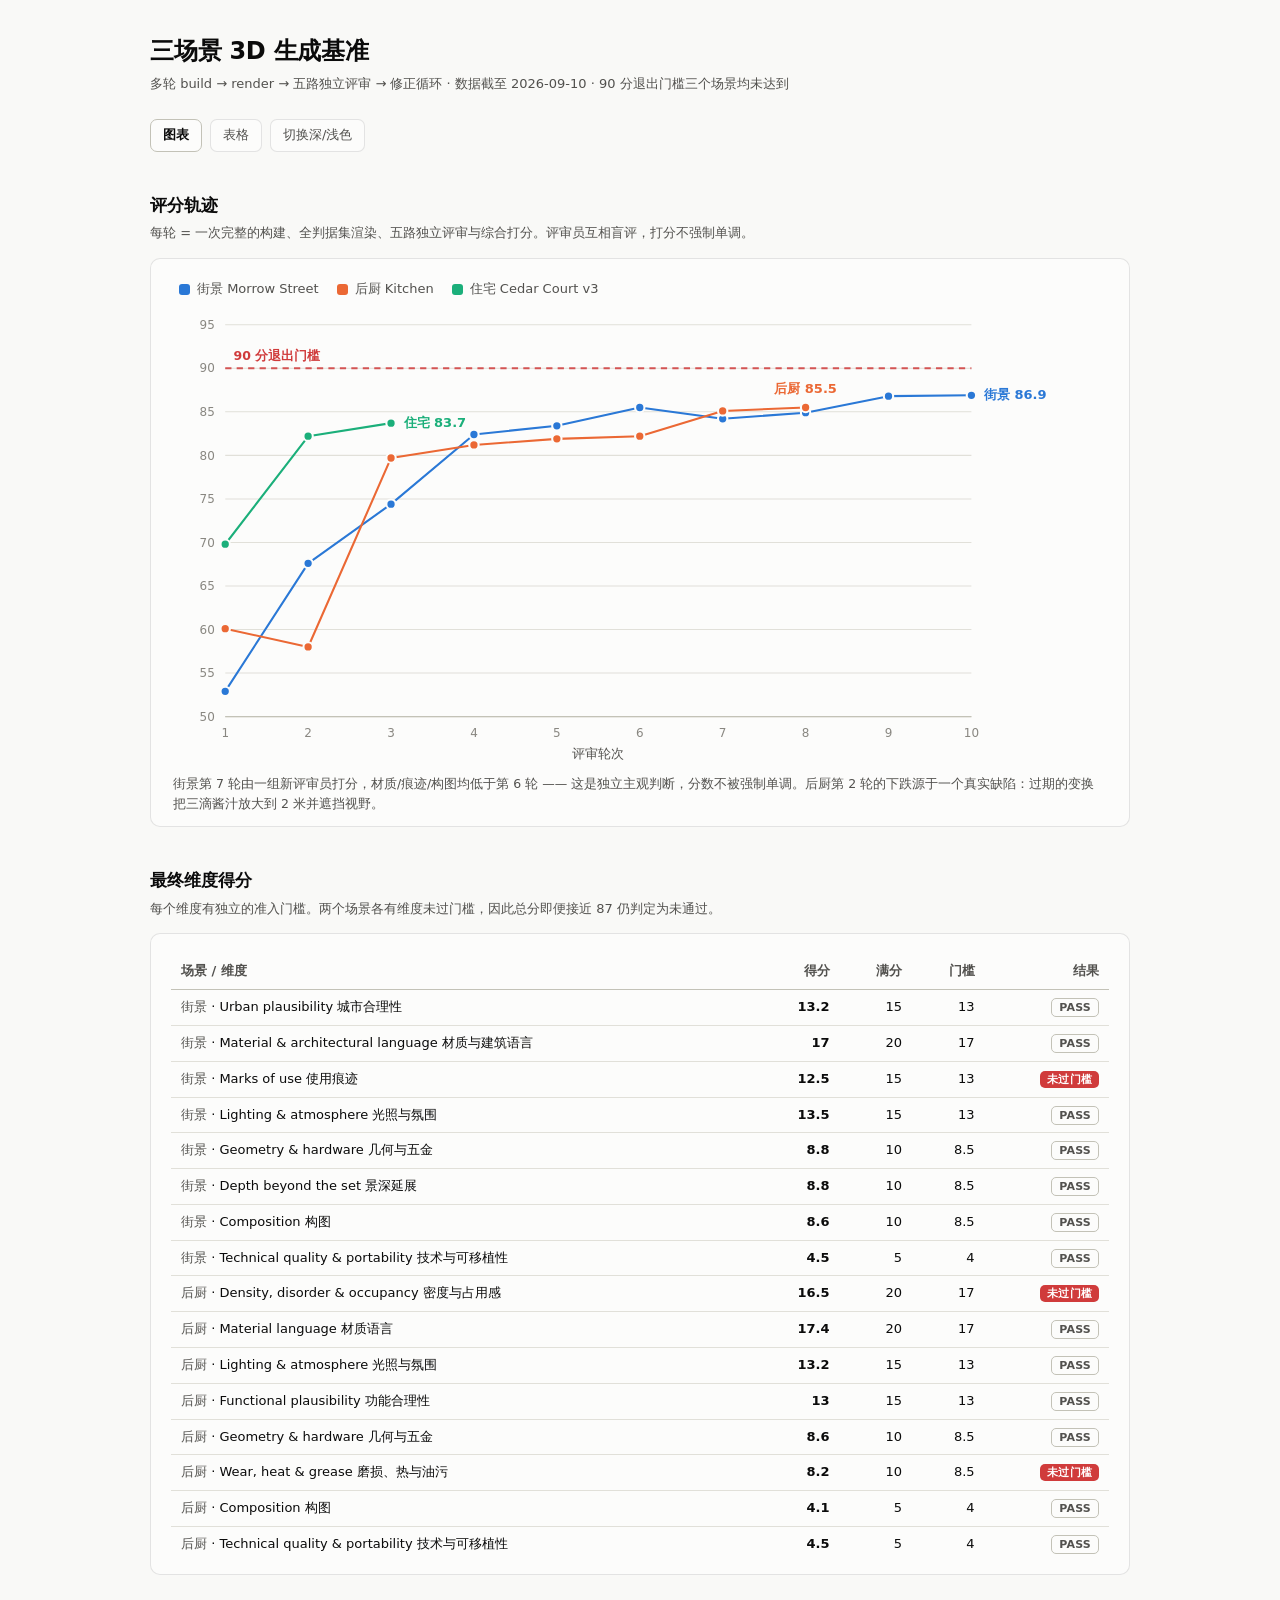
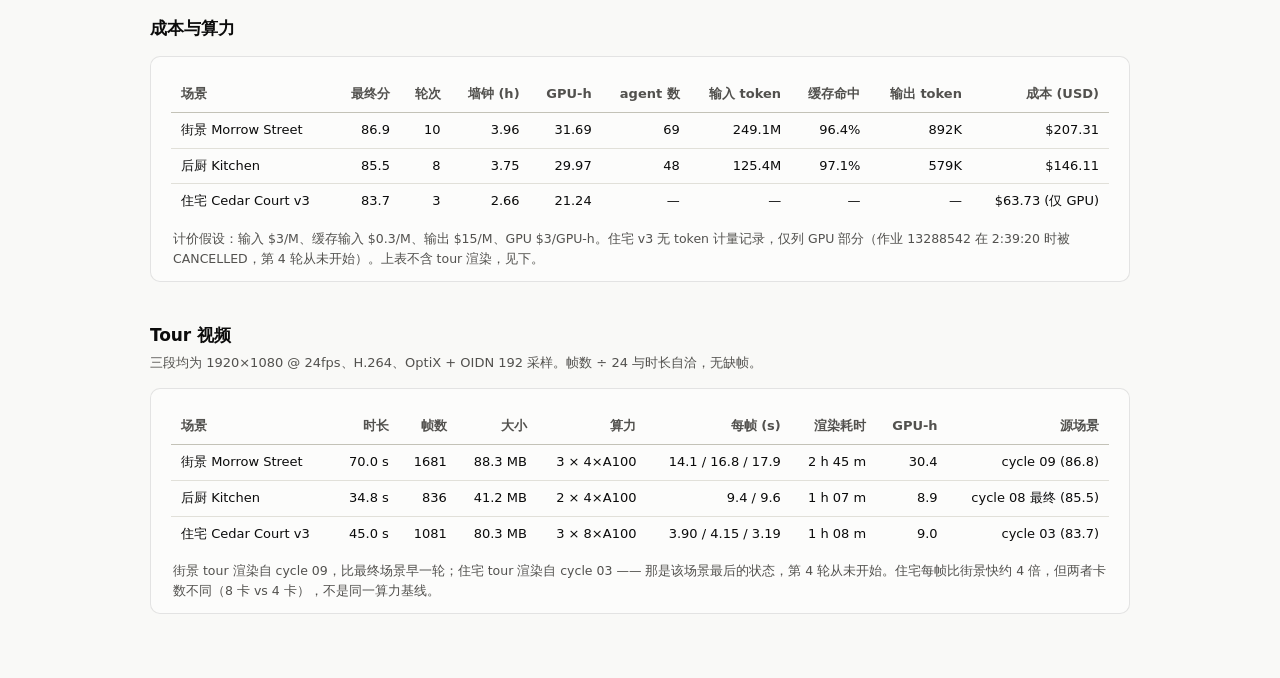
<file: details/text-scene-score-report.html>
<!DOCTYPE html>
<html lang="zh-CN">
<head>
<meta charset="utf-8">
<meta name="viewport" content="width=device-width, initial-scale=1">
<title>三场景 3D 生成基准 — 评分与迭代</title>
<style>
  .viz-root {
    color-scheme: light;
    --surface-1: #fcfcfb;
    --page: #f9f9f7;
    --text-primary: #0b0b0b;
    --text-secondary: #52514e;
    --muted: #898781;
    --grid: #e1e0d9;
    --axis: #c3c2b7;
    --border: rgba(11,11,11,0.10);
    --series-1: #2a78d6;
    --series-2: #eb6834;
    --series-3: #1baf7a;
    --critical: #d03b3b;
    --good: #0ca30c;
  }
  @media (prefers-color-scheme: dark) {
    :root:where(:not([data-theme="light"])) .viz-root {
      color-scheme: dark;
      --surface-1: #1a1a19;
      --page: #0d0d0d;
      --text-primary: #ffffff;
      --text-secondary: #c3c2b7;
      --muted: #898781;
      --grid: #2c2c2a;
      --axis: #383835;
      --border: rgba(255,255,255,0.10);
      --series-1: #3987e5;
      --series-2: #d95926;
      --series-3: #199e70;
    }
  }
  :root[data-theme="dark"] .viz-root {
    color-scheme: dark;
    --surface-1: #1a1a19;
    --page: #0d0d0d;
    --text-primary: #ffffff;
    --text-secondary: #c3c2b7;
    --muted: #898781;
    --grid: #2c2c2a;
    --axis: #383835;
    --border: rgba(255,255,255,0.10);
    --series-1: #3987e5;
    --series-2: #d95926;
    --series-3: #199e70;
  }
  * { box-sizing: border-box; }
  body { margin: 0; }
  .viz-root {
    background: var(--page);
    color: var(--text-primary);
    font: 14px/1.6 system-ui, -apple-system, "Segoe UI", "PingFang SC", "Microsoft YaHei", sans-serif;
    padding: 32px 24px 64px;
    min-height: 100vh;
  }
  .wrap { max-width: 980px; margin: 0 auto; }
  h1 { font-size: 24px; margin: 0 0 4px; letter-spacing: -0.01em; }
  h2 { font-size: 17px; margin: 40px 0 4px; letter-spacing: -0.005em; }
  .sub { color: var(--text-secondary); margin: 0 0 24px; font-size: 13px; }
  .card {
    background: var(--surface-1);
    border: 1px solid var(--border);
    border-radius: 10px;
    padding: 20px 20px 12px;
    margin-top: 14px;
  }
  .bar-row { display: flex; align-items: center; gap: 10px; }
  .toolbar { display: flex; gap: 8px; align-items: center; margin-bottom: 14px; flex-wrap: wrap; }
  button {
    font: inherit; font-size: 13px;
    color: var(--text-secondary);
    background: var(--surface-1);
    border: 1px solid var(--border);
    border-radius: 7px; padding: 5px 12px; cursor: pointer;
  }
  button[aria-pressed="true"] { color: var(--text-primary); border-color: var(--axis); font-weight: 600; }
  .legend { display: flex; gap: 18px; flex-wrap: wrap; margin: 0 0 6px 8px; }
  .legend span { display: inline-flex; align-items: center; gap: 7px; color: var(--text-secondary); font-size: 13px; }
  .swatch { width: 11px; height: 11px; border-radius: 3px; flex: none; }
  table { border-collapse: collapse; width: 100%; font-size: 13px; font-variant-numeric: tabular-nums; }
  th, td { text-align: right; padding: 7px 10px; border-bottom: 1px solid var(--grid); white-space: nowrap; }
  th:first-child, td:first-child { text-align: left; white-space: normal; }
  thead th { color: var(--text-secondary); font-weight: 600; border-bottom: 1px solid var(--axis); }
  tbody tr:last-child td { border-bottom: none; }
  .hide { display: none; }
  .tag { font-size: 11px; font-weight: 700; padding: 2px 7px; border-radius: 5px; letter-spacing: .02em; }
  .tag.fail { color: #fff; background: var(--critical); }
  .tag.pass { color: var(--text-secondary); border: 1px solid var(--axis); }
  .note { color: var(--text-secondary); font-size: 12.5px; margin: 10px 2px 0; }
  svg { display: block; width: 100%; height: auto; }
  .tip {
    position: fixed; pointer-events: none; opacity: 0; transition: opacity .1s;
    background: var(--surface-1); border: 1px solid var(--axis); border-radius: 8px;
    padding: 9px 11px; font-size: 12.5px; box-shadow: 0 4px 16px rgba(0,0,0,.16);
    font-variant-numeric: tabular-nums; z-index: 9; min-width: 150px;
  }
  .tip b { display: block; margin-bottom: 5px; font-size: 12px; color: var(--text-secondary); font-weight: 600; }
  .tip .r { display: flex; align-items: center; gap: 7px; margin-top: 3px; }
  .tip .r i { margin-left: auto; font-style: normal; font-weight: 600; }
</style>
</head>
<body>
<div class="viz-root">
<div class="wrap">

  <h1>三场景 3D 生成基准</h1>
  <p class="sub">多轮 build → render → 五路独立评审 → 修正循环 · 数据截至 2026-09-10 · 90 分退出门槛三个场景均未达到</p>

  <div class="toolbar">
    <button id="btn-chart" aria-pressed="true">图表</button>
    <button id="btn-table" aria-pressed="false">表格</button>
    <button id="btn-theme">切换深/浅色</button>
  </div>

  <h2>评分轨迹</h2>
  <p class="sub" style="margin-bottom:0">每轮 = 一次完整的构建、全判据集渲染、五路独立评审与综合打分。评审员互相盲评，打分不强制单调。</p>

  <div class="card" id="chart-card">
    <div class="legend" id="legend"></div>
    <svg id="chart" viewBox="0 0 900 440" role="img" aria-label="三场景每轮总分折线图"></svg>
    <p class="note" id="chart-note"></p>
  </div>

  <div class="card hide" id="table-card">
    <table>
      <thead><tr><th>轮次</th><th>街景 Morrow Street</th><th>后厨 Kitchen</th><th>住宅 Cedar Court v3</th></tr></thead>
      <tbody id="tbody-cycles"></tbody>
    </table>
    <p class="note">— 表示该场景未进行到此轮。</p>
  </div>

  <h2>最终维度得分</h2>
  <p class="sub" style="margin-bottom:0">每个维度有独立的准入门槛。两个场景各有维度未过门槛，因此总分即便接近 87 仍判定为未通过。</p>
  <div class="card">
    <table>
      <thead><tr><th>场景 / 维度</th><th>得分</th><th>满分</th><th>门槛</th><th>结果</th></tr></thead>
      <tbody id="tbody-dims"></tbody>
    </table>
  </div>

  <h2>成本与算力</h2>
  <div class="card">
    <table>
      <thead><tr><th>场景</th><th>最终分</th><th>轮次</th><th>墙钟 (h)</th><th>GPU-h</th><th>agent 数</th><th>输入 token</th><th>缓存命中</th><th>输出 token</th><th>成本 (USD)</th></tr></thead>
      <tbody id="tbody-cost"></tbody>
    </table>
    <p class="note">计价假设：输入 $3/M、缓存输入 $0.3/M、输出 $15/M、GPU $3/GPU-h。住宅 v3 无 token 计量记录，仅列 GPU 部分（作业 13288542 在 2:39:20 时被 CANCELLED，第 4 轮从未开始）。上表不含 tour 渲染，见下。</p>
  </div>

  <h2>Tour 视频</h2>
  <p class="sub" style="margin-bottom:0">三段均为 1920×1080 @ 24fps、H.264、OptiX + OIDN 192 采样。帧数 ÷ 24 与时长自洽，无缺帧。</p>
  <div class="card">
    <table>
      <thead><tr><th>场景</th><th>时长</th><th>帧数</th><th>大小</th><th>算力</th><th>每帧 (s)</th><th>渲染耗时</th><th>GPU-h</th><th>源场景</th></tr></thead>
      <tbody id="tbody-tour"></tbody>
    </table>
    <p class="note">街景 tour 渲染自 cycle 09，比最终场景早一轮；住宅 tour 渲染自 cycle 03 —— 那是该场景最后的状态，第 4 轮从未开始。住宅每帧比街景快约 4 倍，但两者卡数不同（8 卡 vs 4 卡），不是同一算力基线。</p>
  </div>

</div>
</div>

<div class="tip" id="tip"></div>

<script>
const CYCLES = {
  street:  [52.9, 67.6, 74.4, 82.4, 83.4, 85.5, 84.2, 84.9, 86.8, 86.9],
  kitchen: [60.1, 58.0, 79.7, 81.2, 81.9, 82.2, 85.1, 85.5],
  cedar:   [69.8, 82.2, 83.7]
};
// lab: direct-label placement, hand-checked against the other series' paths so
// no label sits on a line. kitchen ends mid-plot under the street line, so it
// labels upward; the other two have clear space to their right.
const SERIES = [
  { key: 'street',  label: '街景 Morrow Street',  short: '街景', color: 'var(--series-1)', lab: { dx: 12, dy: 4,   anchor: 'start'  } },
  { key: 'kitchen', label: '后厨 Kitchen',        short: '后厨', color: 'var(--series-2)', lab: { dx: 0,  dy: -14, anchor: 'middle' } },
  { key: 'cedar',   label: '住宅 Cedar Court v3', short: '住宅', color: 'var(--series-3)', lab: { dx: 12, dy: 4,   anchor: 'start'  } }
];
const DIMS = [
  ['街景', 'Urban plausibility 城市合理性', 13.2, 15, 13, 1],
  ['街景', 'Material & architectural language 材质与建筑语言', 17.0, 20, 17, 1],
  ['街景', 'Marks of use 使用痕迹', 12.5, 15, 13, 0],
  ['街景', 'Lighting & atmosphere 光照与氛围', 13.5, 15, 13, 1],
  ['街景', 'Geometry & hardware 几何与五金', 8.8, 10, 8.5, 1],
  ['街景', 'Depth beyond the set 景深延展', 8.8, 10, 8.5, 1],
  ['街景', 'Composition 构图', 8.6, 10, 8.5, 1],
  ['街景', 'Technical quality & portability 技术与可移植性', 4.5, 5, 4, 1],
  ['后厨', 'Density, disorder & occupancy 密度与占用感', 16.5, 20, 17, 0],
  ['后厨', 'Material language 材质语言', 17.4, 20, 17, 1],
  ['后厨', 'Lighting & atmosphere 光照与氛围', 13.2, 15, 13, 1],
  ['后厨', 'Functional plausibility 功能合理性', 13.0, 15, 13, 1],
  ['后厨', 'Geometry & hardware 几何与五金', 8.6, 10, 8.5, 1],
  ['后厨', 'Wear, heat & grease 磨损、热与油污', 8.2, 10, 8.5, 0],
  ['后厨', 'Composition 构图', 4.1, 5, 4, 1],
  ['后厨', 'Technical quality & portability 技术与可移植性', 4.5, 5, 4, 1]
];
const COST = [
  ['街景 Morrow Street', '86.9', '10', '3.96', '31.69', '69', '249.1M', '96.4%', '892K', '$207.31'],
  ['后厨 Kitchen', '85.5', '8', '3.75', '29.97', '48', '125.4M', '97.1%', '579K', '$146.11'],
  ['住宅 Cedar Court v3', '83.7', '3', '2.66', '21.24', '—', '—', '—', '—', '$63.73 (仅 GPU)']
];

// ---------- chart ----------
const W = 900, H = 440, M = { t: 18, r: 132, b: 46, l: 52 };
const PW = W - M.l - M.r, PH = H - M.t - M.b;
const X_MAX = 10, Y_MIN = 50, Y_MAX = 95;
const sx = c => M.l + (c - 1) / (X_MAX - 1) * PW;
const sy = v => M.t + (Y_MAX - v) / (Y_MAX - Y_MIN) * PH;
const svgNS = 'http://www.w3.org/2000/svg';
const el = (n, a) => { const e = document.createElementNS(svgNS, n); for (const k in a) e.setAttribute(k, a[k]); return e; };

const svg = document.getElementById('chart');
// gridlines + y axis
for (let v = Y_MIN; v <= Y_MAX; v += 5) {
  svg.appendChild(el('line', { x1: M.l, x2: M.l + PW, y1: sy(v), y2: sy(v), stroke: 'var(--grid)', 'stroke-width': 1 }));
  const t = el('text', { x: M.l - 10, y: sy(v) + 4, 'text-anchor': 'end', fill: 'var(--muted)', 'font-size': 11.5 });
  t.textContent = v; svg.appendChild(t);
}
// 90-point gate
svg.appendChild(el('line', { x1: M.l, x2: M.l + PW, y1: sy(90), y2: sy(90), stroke: 'var(--critical)', 'stroke-width': 2, 'stroke-dasharray': '6 5', opacity: .85 }));
// label sits above the line at the left — the right margin is reserved for series labels
const gl = el('text', { x: M.l + 8, y: sy(90) - 8, fill: 'var(--critical)', 'font-size': 12, 'font-weight': 700 });
gl.textContent = '90 分退出门槛'; svg.appendChild(gl);
// x axis
svg.appendChild(el('line', { x1: M.l, x2: M.l + PW, y1: M.t + PH, y2: M.t + PH, stroke: 'var(--axis)', 'stroke-width': 1 }));
for (let c = 1; c <= X_MAX; c++) {
  const t = el('text', { x: sx(c), y: M.t + PH + 20, 'text-anchor': 'middle', fill: 'var(--muted)', 'font-size': 11.5 });
  t.textContent = c; svg.appendChild(t);
}
const xl = el('text', { x: M.l + PW / 2, y: M.t + PH + 40, 'text-anchor': 'middle', fill: 'var(--text-secondary)', 'font-size': 12 });
xl.textContent = '评审轮次'; svg.appendChild(xl);

// series
SERIES.forEach(s => {
  const d = CYCLES[s.key];
  const path = d.map((v, i) => `${i ? 'L' : 'M'}${sx(i + 1).toFixed(1)},${sy(v).toFixed(1)}`).join(' ');
  svg.appendChild(el('path', { d: path, fill: 'none', stroke: s.color, 'stroke-width': 2, 'stroke-linecap': 'round', 'stroke-linejoin': 'round' }));
  d.forEach((v, i) => {
    svg.appendChild(el('circle', { cx: sx(i + 1), cy: sy(v), r: 4.5, fill: s.color, stroke: 'var(--surface-1)', 'stroke-width': 2 }));
  });
  // single-line direct label at the line end (stacked labels collided with neighbouring paths)
  const last = d.length, ly = sy(d[last - 1]);
  const lab = el('text', {
    x: sx(last) + s.lab.dx, y: ly + s.lab.dy, 'text-anchor': s.lab.anchor,
    fill: s.color, 'font-size': 12.5, 'font-weight': 700
  });
  lab.textContent = `${s.short} ${d[last - 1].toFixed(1)}`; svg.appendChild(lab);
});

// crosshair + hover
const cross = el('line', { y1: M.t, y2: M.t + PH, stroke: 'var(--axis)', 'stroke-width': 1, opacity: 0 });
svg.appendChild(cross);
const tip = document.getElementById('tip');
svg.addEventListener('pointermove', ev => {
  const r = svg.getBoundingClientRect();
  const px = (ev.clientX - r.left) / r.width * W;
  let c = Math.round((px - M.l) / PW * (X_MAX - 1) + 1);
  c = Math.max(1, Math.min(X_MAX, c));
  cross.setAttribute('x1', sx(c)); cross.setAttribute('x2', sx(c)); cross.setAttribute('opacity', 1);
  let html = `<b>第 ${c} 轮</b>`;
  SERIES.forEach(s => {
    const v = CYCLES[s.key][c - 1];
    if (v === undefined) return;
    html += `<div class="r"><span class="swatch" style="background:${s.color}"></span>${s.label}<i>${v.toFixed(1)}</i></div>`;
  });
  tip.innerHTML = html; tip.style.opacity = 1;
  tip.style.left = Math.min(ev.clientX + 16, innerWidth - tip.offsetWidth - 12) + 'px';
  tip.style.top = (ev.clientY - 12) + 'px';
});
svg.addEventListener('pointerleave', () => { tip.style.opacity = 0; cross.setAttribute('opacity', 0); });

document.getElementById('chart-note').textContent =
  '街景第 7 轮由一组新评审员打分，材质/痕迹/构图均低于第 6 轮 —— 这是独立主观判断，分数不被强制单调。后厨第 2 轮的下跌源于一个真实缺陷：过期的变换把三滴酱汁放大到 2 米并遮挡视野。';

// legend
document.getElementById('legend').innerHTML = SERIES.map(s =>
  `<span><span class="swatch" style="background:${s.color}"></span>${s.label}</span>`).join('');

// ---------- tables ----------
document.getElementById('tbody-cycles').innerHTML = Array.from({ length: 10 }, (_, i) => {
  const f = k => CYCLES[k][i] === undefined ? '—' : CYCLES[k][i].toFixed(1);
  return `<tr><td>第 ${i + 1} 轮</td><td>${f('street')}</td><td>${f('kitchen')}</td><td>${f('cedar')}</td></tr>`;
}).join('');

document.getElementById('tbody-dims').innerHTML = DIMS.map(([sc, name, v, max, gate, pass]) =>
  `<tr><td><span style="color:var(--text-secondary)">${sc}</span> · ${name}</td><td><b>${v}</b></td><td>${max}</td><td>${gate}</td>` +
  `<td><span class="tag ${pass ? 'pass' : 'fail'}">${pass ? 'PASS' : '未过门槛'}</span></td></tr>`).join('');

document.getElementById('tbody-cost').innerHTML = COST.map(r =>
  `<tr>${r.map(c => `<td>${c}</td>`).join('')}</tr>`).join('');

const TOUR = [
  ['街景 Morrow Street', '70.0 s', '1681', '88.3 MB', '3 × 4×A100', '14.1 / 16.8 / 17.9', '2 h 45 m', '30.4', 'cycle 09 (86.8)'],
  ['后厨 Kitchen', '34.8 s', '836', '41.2 MB', '2 × 4×A100', '9.4 / 9.6', '1 h 07 m', '8.9', 'cycle 08 最终 (85.5)'],
  ['住宅 Cedar Court v3', '45.0 s', '1081', '80.3 MB', '3 × 8×A100', '3.90 / 4.15 / 3.19', '1 h 08 m', '9.0', 'cycle 03 (83.7)']
];
document.getElementById('tbody-tour').innerHTML = TOUR.map(r =>
  `<tr>${r.map(c => `<td>${c}</td>`).join('')}</tr>`).join('');

// ---------- toolbar ----------
const bc = document.getElementById('btn-chart'), bt = document.getElementById('btn-table');
const cc = document.getElementById('chart-card'), tc = document.getElementById('table-card');
bc.onclick = () => { cc.classList.remove('hide'); tc.classList.add('hide'); bc.setAttribute('aria-pressed', 'true'); bt.setAttribute('aria-pressed', 'false'); };
bt.onclick = () => { tc.classList.remove('hide'); cc.classList.add('hide'); bt.setAttribute('aria-pressed', 'true'); bc.setAttribute('aria-pressed', 'false'); };
document.getElementById('btn-theme').onclick = () => {
  const cur = document.documentElement.getAttribute('data-theme');
  const dark = cur ? cur === 'dark' : matchMedia('(prefers-color-scheme: dark)').matches;
  document.documentElement.setAttribute('data-theme', dark ? 'light' : 'dark');
};
</script>
</body>
</html>
</file>
